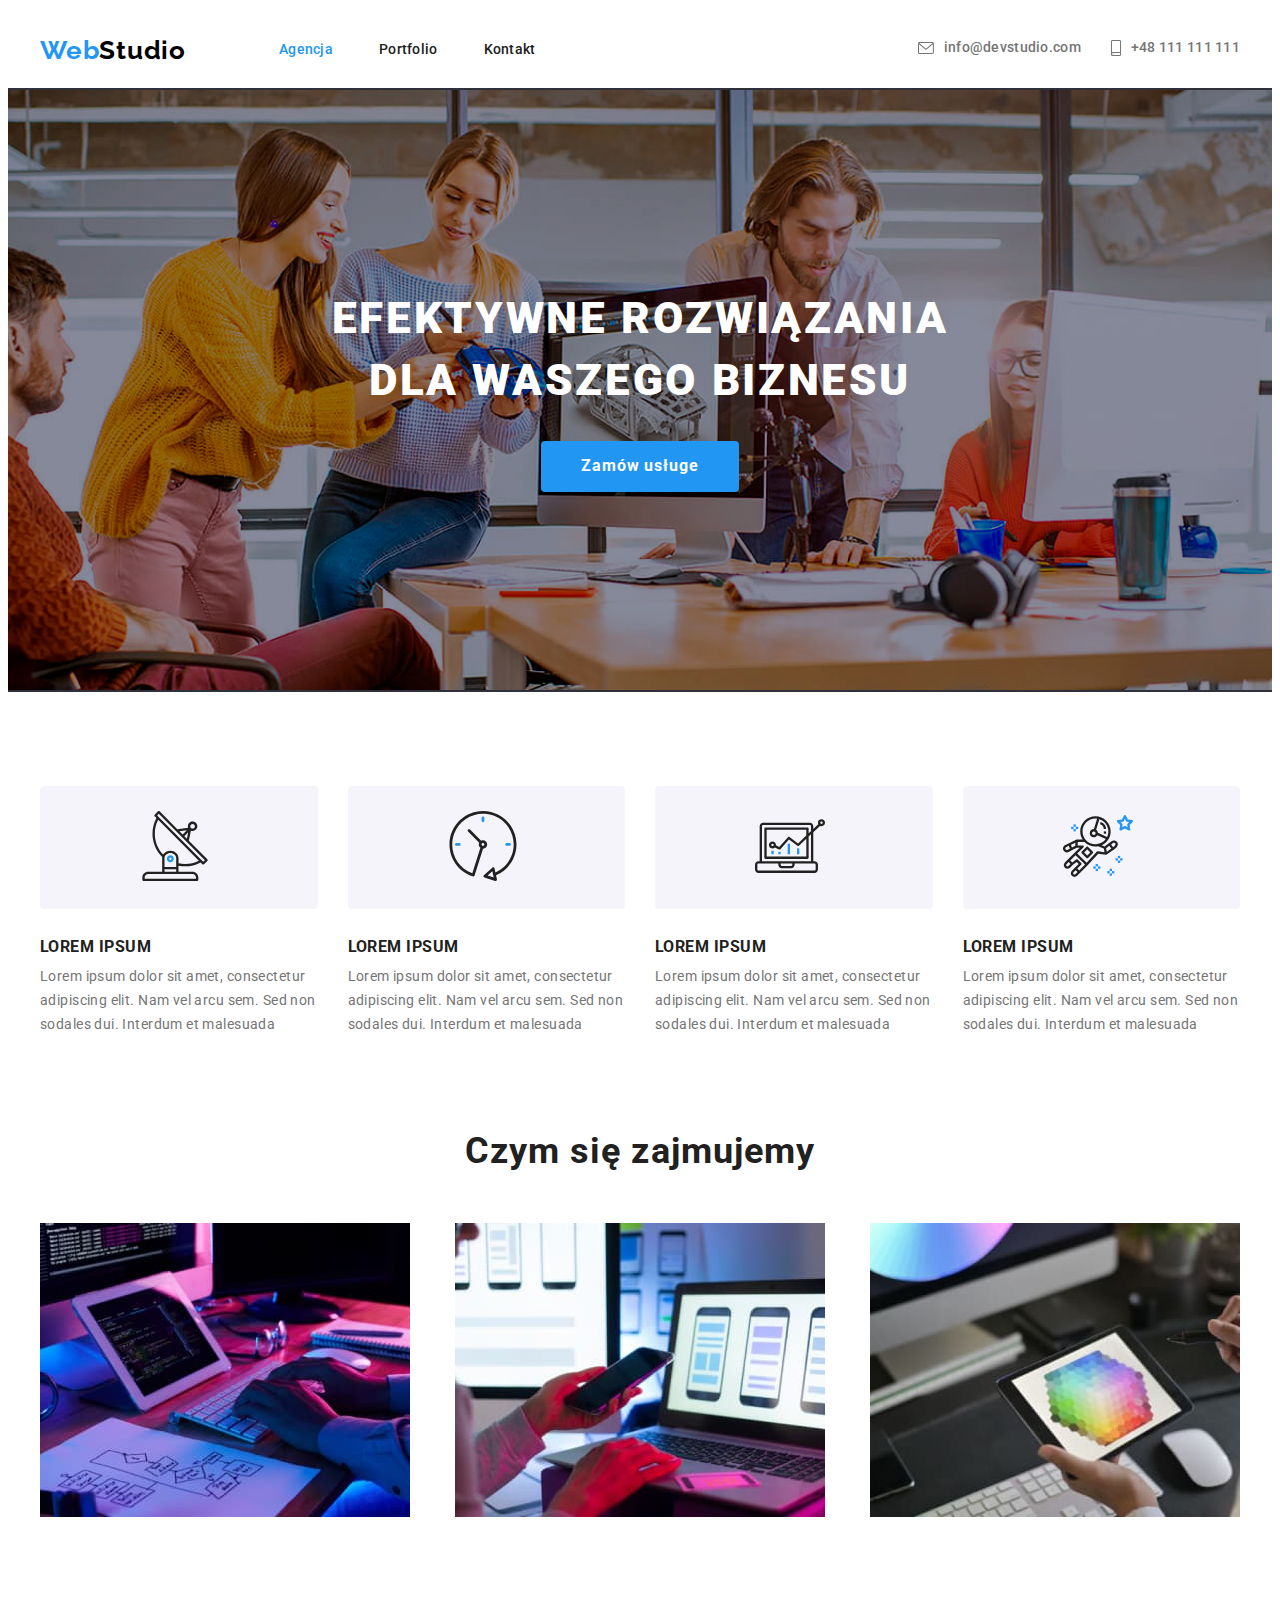
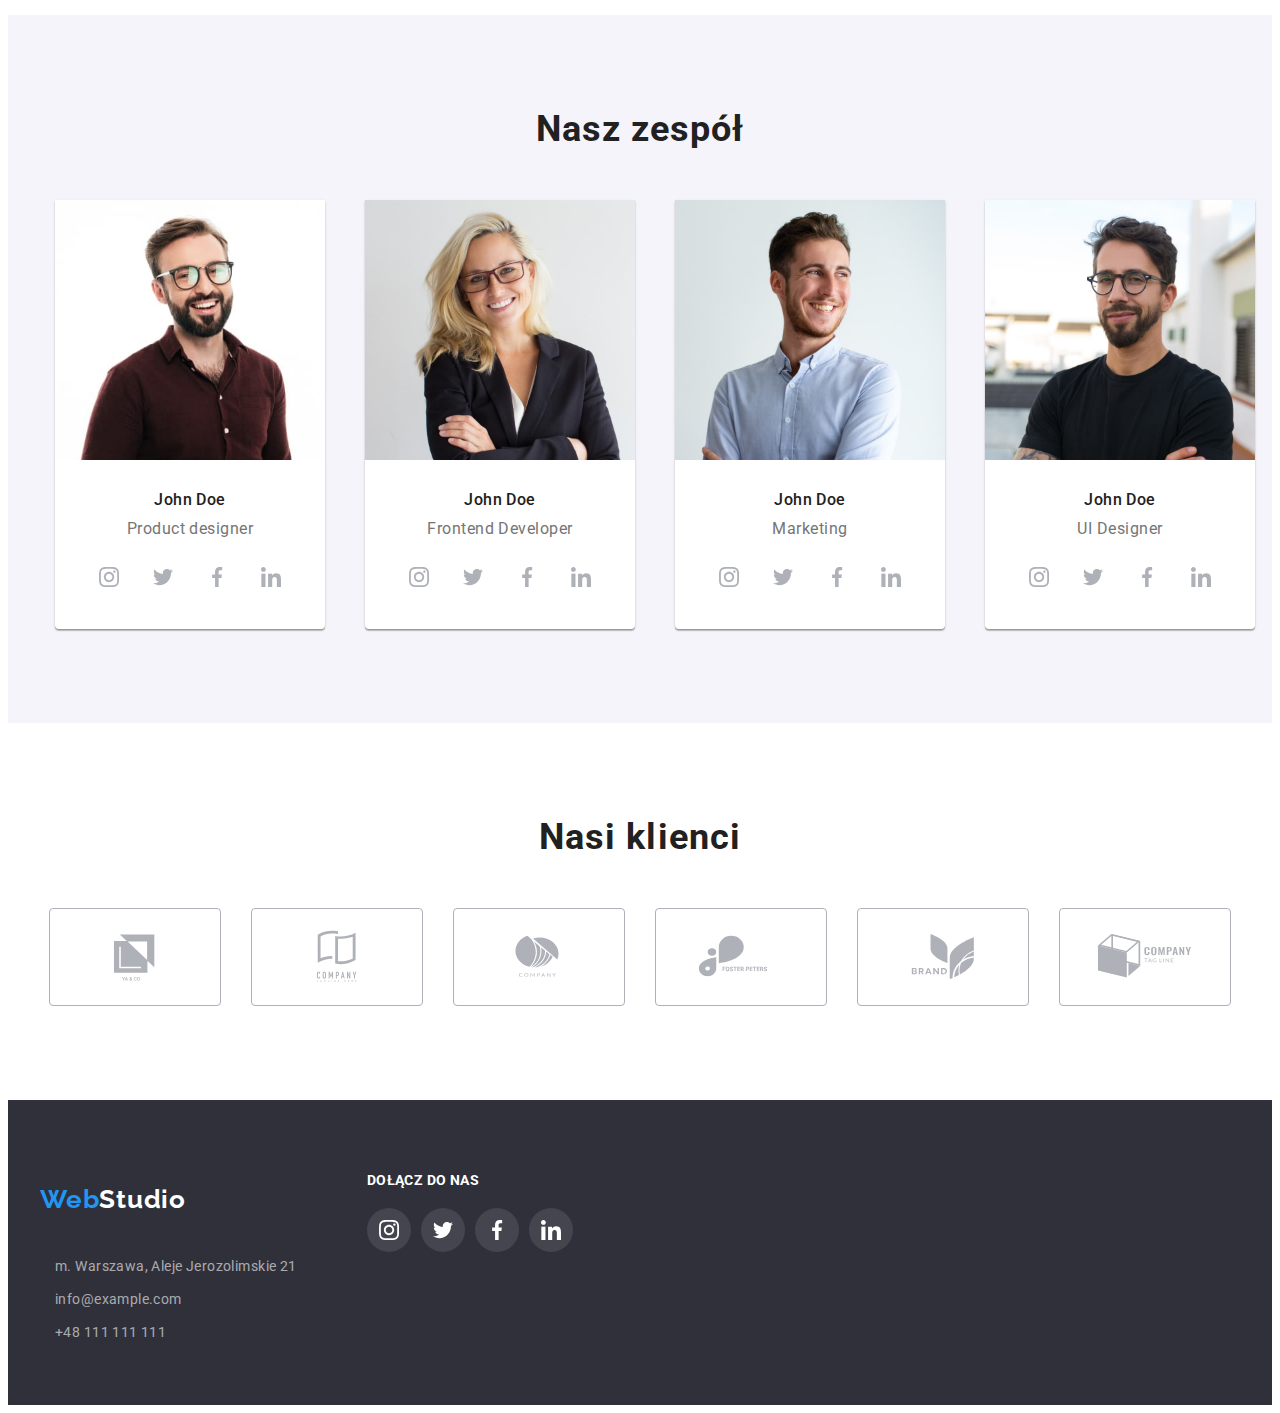
<file: index.html>
<!DOCTYPE html>
<html lang="pl">
  <head>
    <meta charset="UTF-8" />
    <meta http-equiv="X-UA-Compatible" content="IE=edge" />
    <meta name="viewport" content="width=device-width, initial-scale=1.0" />
    <title>WebStudio</title>
    <link rel="preconnect" href="https://fonts.googleapis.com" />
    <link rel="preconnect" href="https://fonts.gstatic.com" crossorigin />
    <link
      href="https://fonts.googleapis.com/css2?family=Raleway:wght@700&family=Roboto:wght@400;500;700;900&display=swap"
      rel="stylesheet"
    />
    <link
      rel="stylesheet"
      href="https://cdnjs.cloudflare.com/ajax/libs/modern-normalize/1.1.0/modern-normalize.min.css"
      integrity="sha512-wpPYUAdjBVSE4KJnH1VR1HeZfpl1ub8YT/NKx4PuQ5NmX2tKuGu6U/JRp5y+Y8XG2tV+wKQpNHVUX03MfMFn9Q=="
      crossorigin="anonymous"
      referrerpolicy="no-referrer"
    />
    <link rel="stylesheet" href="./css/styles.css" />
  </head>
  <body>
    <!--HEADER-->
    <header class="header">
      <div class="container header-container">
        <a class="logo" href="./index.html">
          <span class="logo-color">Web</span><span>Studio</span></a
        >

        <nav class="header-contact">
          <ul class="menu-list">
            <li class="menu-item">
              <a class="menu-link" href="./index.html"
                ><span class="menu-link-text">Agencja</span></a
              >
            </li>
            <li><a class="menu-link" href="./portfolio.html">Portfolio</a></li>
            <li><a class="menu-link" href="#">Kontakt</a></li>
          </ul>
        </nav>

        <ul class="contact-list">
          <li>
            <a class="contact-item" href="mailto:info@devstudio.com">
              <svg class="icon-contact" width="16" height="12">
                <use href="./images/icons.svg#icon-envelope"></use>
              </svg>
              info@devstudio.com
            </a>
          </li>

          <li class="contact-list">
            <a class="contact-item" href="tel:+48 111 111 111">
              <svg class="icon-contact" width="10" height="16">
                <use href="./images/icons.svg#icon-smartphone"></use>
              </svg>
              +48 111 111 111</a
            >
          </li>
        </ul>
      </div>
    </header>

    <main>
      <section class="slogan-container section">
        <div class="container">
          <h1 class="slogan-title-container">
            Efektywne rozwiązania dla waszego biznesu
          </h1>
          <button class="slogan-button-container" type="button">
            Zamów usługe
          </button>
        </div>
      </section>

      <!--ADVENTAGE-->
      <section class="advantage section">
        <div class="container">
          <ul class="advantage-icons-item">
            <li class="advantage-list-icons">
              <div class="advantage-icons">
                <svg width="70" height="70">
                  <use href="./images/icons.svg#icon-antenna"></use>
                </svg>
              </div>

              <h3 class="advantage-title">LOREM IPSUM</h3>
              <p class="advantage-text">
                Lorem ipsum dolor sit amet, consectetur adipiscing elit. Nam vel
                arcu sem. Sed non sodales dui. Interdum et malesuada
              </p>
            </li>

            <li class="advantages-list-icons">
              <div class="advantage-icons">
                <svg width="70" height="70">
                  <use href="./images/icons.svg#icon-clock"></use>
                </svg>
              </div>

              <h3 class="advantage-title">LOREM IPSUM</h3>
              <p class="advantage-text">
                Lorem ipsum dolor sit amet, consectetur adipiscing elit. Nam vel
                arcu sem. Sed non sodales dui. Interdum et malesuada
              </p>
            </li>

            <li class="advantages-list-icons">
              <div class="advantage-icons">
                <svg width="70" height="70">
                  <use href="./images/icons.svg#icon-diagram"></use>
                </svg>
              </div>
              <h3 class="advantage-title">LOREM IPSUM</h3>
              <p class="advantage-text">
                Lorem ipsum dolor sit amet, consectetur adipiscing elit. Nam vel
                arcu sem. Sed non sodales dui. Interdum et malesuada
              </p>
            </li>

            <li class="advantages-list-icons">
              <div class="advantage-icons">
                <svg width="70" height="70">
                  <use href="./images/icons.svg#icon-astronaut"></use>
                </svg>
              </div>
              <h3 class="advantage-title">LOREM IPSUM</h3>
              <p class="advantage-text">
                Lorem ipsum dolor sit amet, consectetur adipiscing elit. Nam vel
                arcu sem. Sed non sodales dui. Interdum et malesuada
              </p>
            </li>
          </ul>
        </div>
      </section>

      <!--OFFER-->

      <section class="offer-section section">
        <div class="container">
          <h3 class="offer-header">Czym się zajmujemy</h3>
          <ul class="offer-list">
            <li class="offer-item">
              <img src="images/img0.jpg" width="370" height="294" alt="" />
            </li>
            <li class="offer-item">
              <img src="images/img1.jpg" width="370" height="294" alt="" />
            </li>
            <li class="offer-item">
              <img src="images/img2.jpg" width="370" height="294" alt="" />
            </li>
          </ul>
        </div>
      </section>

      <section class="team-section section">
        <div class="container">
          <h3 class="team-header">Nasz zespół</h3>
          <ul class="team-list">
            <li class="team-box-img">
              <img
                class="team-box-item"
                src="images/img3.jpg"
                alt="foto
          pracownika Product Designer"
                width="270"
                height="260"
              />

              <h3 class="team-fig-header">John Doe</h3>
              <p class="team-fig-text">Product designer</p>

              <div class="team-social-link">
                <a
                  class="team-social"
                  href="https://www.instagram.com/"
                  target="_blank"
                  rel="noreferrer noopener"
                >
                  <svg class="team-social-icon" width="20" height="20">
                    <use href="./images/icons.svg#icon-instagram"></use>
                  </svg>
                </a>
                <a
                  class="team-social"
                  href="https://twitter.com/"
                  target="_blank"
                  rel="noreferrer noopener"
                  ><svg class="team-social-icon" width="20" height="20">
                    <use href="./images/icons.svg#icon-twitter"></use></svg></a
                ><a
                  class="team-social"
                  href="https://www.facebook.com"
                  target="_blank"
                  rel="noreferrer noopener"
                  ><svg class="team-social-icon" width="20" height="20">
                    <use href="./images/icons.svg#icon-facebook"></use></svg></a
                ><a
                  class="team-social"
                  href="https://pl.linkedin.com/"
                  target="_blank"
                  rel="noreferrer noopener"
                  ><svg class="team-social-icon" width="20" height="20">
                    <use href="./images/icons.svg#icon-linkedin"></use>
                  </svg>
                </a>
              </div>
            </li>

            <li class="team-box-img">
              <img
                class="team-box-item"
                src="images/img4.jpg"
                alt="foto
          pracownika Frontend Developer"
                width="270"
                height="260"
              />
              <h3 class="team-fig-header">John Doe</h3>
              <p class="team-fig-text">Frontend Developer</p>
              <div class="team-social-link">
                <a
                  class="team-social"
                  href="https://www.instagram.com/"
                  target="_blank"
                  rel="noreferrer noopener"
                >
                  <svg class="team-social-icon" width="20" height="20">
                    <use href="./images/icons.svg#icon-instagram"></use>
                  </svg>
                </a>
                <a
                  class="team-social"
                  href="https://twitter.com/"
                  target="_blank"
                  rel="noreferrer noopener"
                  ><svg class="team-social-icon" width="20" height="20">
                    <use href="./images/icons.svg#icon-twitter"></use></svg></a
                ><a
                  class="team-social"
                  href="https://www.facebook.com"
                  target="_blank"
                  rel="noreferrer noopener"
                  ><svg class="team-social-icon" width="20" height="20">
                    <use href="./images/icons.svg#icon-facebook"></use></svg></a
                ><a
                  class="team-social"
                  href="https://pl.linkedin.com/"
                  target="_blank"
                  rel="noreferrer noopener"
                  ><svg class="team-social-icon" width="20" height="20">
                    <use href="./images/icons.svg#icon-linkedin"></use>
                  </svg>
                </a>
              </div>
            </li>

            <li class="team-box-img">
              <img
                class="team-box-item"
                src="images/img5.jpg"
                alt="foto
          pracownika Marketing"
                width="270"
                height="260"
              />

              <h4 class="team-fig-header">John Doe</h4>
              <p class="team-fig-text">Marketing</p>
              <div class="team-social-link">
                <a
                  class="team-social"
                  href="https://www.instagram.com/"
                  target="_blank"
                  rel="noreferrer noopener"
                >
                  <svg class="team-social-icon" width="20" height="20">
                    <use href="./images/icons.svg#icon-instagram"></use>
                  </svg>
                </a>
                <a
                  class="team-social"
                  href="https://twitter.com/"
                  target="_blank"
                  rel="noreferrer noopener"
                  ><svg class="team-social-icon" width="20" height="20">
                    <use href="./images/icons.svg#icon-twitter"></use></svg></a
                ><a
                  class="team-social"
                  href="https://www.facebook.com"
                  target="_blank"
                  rel="noreferrer noopener"
                  ><svg class="team-social-icon" width="20" height="20">
                    <use href="./images/icons.svg#icon-facebook"></use></svg></a
                ><a
                  class="team-social"
                  href="https://pl.linkedin.com/"
                  target="_blank"
                  rel="noreferrer noopener"
                  ><svg class="team-social-icon" width="20" height="20">
                    <use href="./images/icons.svg#icon-linkedin"></use>
                  </svg>
                </a>
              </div>
            </li>
            <li class="team-box-img">
              <img
                class="team-box-item"
                src="images/img6.jpg"
                alt="foto
          pracownika UI Designer"
                width="270"
                height="260"
              />

              <h4 class="team-fig-header">John Doe</h4>
              <p class="team-fig-text">UI Designer</p>
              <div class="team-social-link">
                <a
                  class="team-social"
                  href="https://www.instagram.com/"
                  target="_blank"
                  rel="noreferrer noopener"
                >
                  <svg class="team-social-icon" width="20" height="20">
                    <use href="./images/icons.svg#icon-instagram"></use>
                  </svg>
                </a>
                <a
                  class="team-social"
                  href="https://twitter.com/"
                  target="_blank"
                  rel="noreferrer noopener"
                  ><svg class="team-social-icon" width="20" height="20">
                    <use href="./images/icons.svg#icon-twitter"></use></svg></a
                ><a
                  class="team-social"
                  href="https://www.facebook.com"
                  target="_blank"
                  rel="noreferrer noopener"
                  ><svg class="team-social-icon" width="20" height="20">
                    <use href="./images/icons.svg#icon-facebook"></use></svg></a
                ><a
                  class="team-social"
                  href="https://pl.linkedin.com/"
                  target="_blank"
                  rel="noreferrer noopener"
                  ><svg class="team-social-icon" width="20" height="20">
                    <use href="./images/icons.svg#icon-linkedin"></use>
                  </svg>
                </a>
              </div>
            </li>
          </ul>
        </div>
      </section>
      <section class="our-customers section">
        <div class="container">
          <h2 class="our-customers-top">Nasi klienci</h2>
          <ul class="our-customers-item">
            <li class="our-customers-list">
              <svg width="106" height="60.04">
                <use href="./images/icons.svg#icon-Logo-1"></use>
              </svg>
            </li>
            <li class="our-customers-list">
              <svg width="106" height="60.04">
                <use href="./images/icons.svg#icon-Logo-2"></use>
              </svg>
            </li>
            <li class="our-customers-list">
              <svg width="106" height="60">
                <use href="./images/icons.svg#icon-Logo-3"></use>
              </svg>
            </li>
            <li class="our-customers-list">
              <svg width="106" height="60">
                <use href="./images/icons.svg#icon-Logo-4"></use>
              </svg>
            </li>
            <li class="our-customers-list">
              <svg width="106" height="60">
                <use href="./images/icons.svg#icon-Logo-5"></use>
              </svg>
            </li>
            <li class="our-customers-list">
              <svg width="106" height="60">
                <use href="./images/icons.svg#icon-Logo-6"></use>
              </svg>
            </li>
          </ul>
        </div>
      </section>
    </main>

    <!--FOOTER-->

    <footer class="footer">
      <div class="container footer-container">
        <div class="footer-box">
          <p>
            <a class="logo" href="./index.html">
              <span class="first-logo">Web</span
              ><span class="second-logo">Studio</span></a
            >
          </p>
          <!--ADDRESS-->
          <address class="address-item">
            <ul class="address-list">
              <li>
                <a
                  class="address-link"
                  href="https://goo.gl/maps/rMT2Ymf6yajYnDqk7"
                  rel="noopener noreferrer nofollow"
                >
                  m. Warszawa, Aleje Jerozolimskie 21</a
                >
              </li>
              <li>
                <a class="address-link" href="mailto:info@example.com"
                  >info@example.com</a
                >
              </li>
              <li>
                <a class="address-link" href="tel:+48111111111"
                  >+48 111 111 111</a
                >
              </li>
            </ul>
          </address>
        </div>
        <div class="footer-header">
          <h3 class="footer-header-top">dołącz do nas</h3>
          <li class="footer-list">
            <a href="#" class="footer-link-icons">
              <svg width="20" height="20" class="footer-link">
                <use href="./images/icons.svg#icon-instagram"></use>
              </svg>
            </a>

            <a href="#" class="footer-link-icons">
              <svg width="20" height="20" class="footer-link">
                <use href="./images/icons.svg#icon-twitter"></use>
              </svg>
            </a>

            <a href="#" class="footer-link-icons">
              <svg width="20" height="20" class="footer-link">
                <use href="./images/icons.svg#icon-facebook"></use>
              </svg>
            </a>

            <a href="#" class="footer-link-icons">
              <svg width="20" height="20" class="footer-link">
                <use href="./images/icons.svg#icon-linkedin"></use>
              </svg>
            </a>
          </li>
        </div>
      </div>
    </footer>
  </body>
</html>
</file>
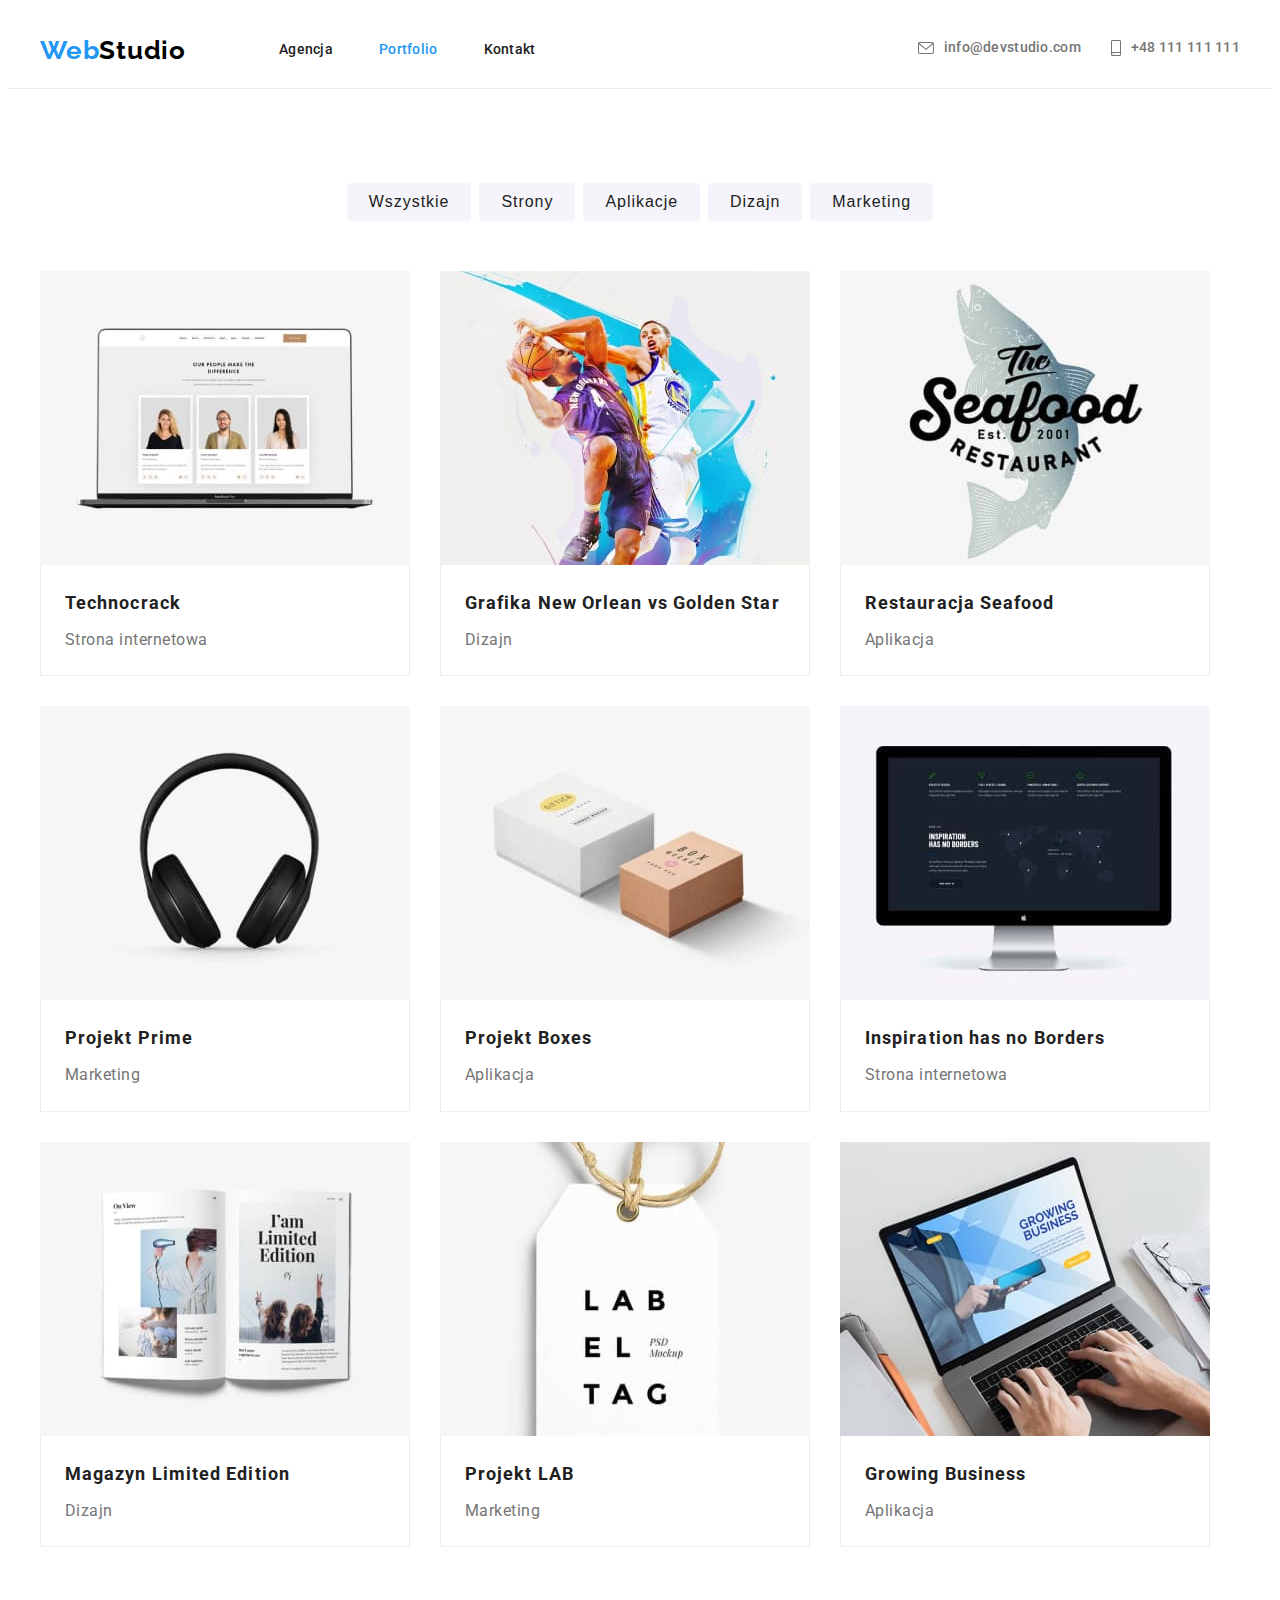
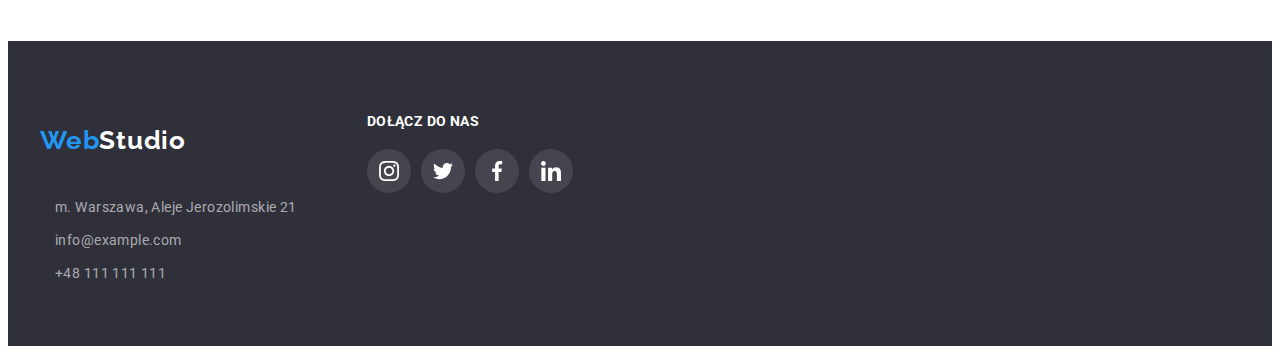
<file: portfolio.html>
<!DOCTYPE html>
<html lang="pl">
  <head>
    <meta charset="UTF-8" />
    <meta http-equiv="X-UA-Compatible" content="IE=edge" />
    <meta name="viewport" content="width=device-width, initial-scale=1.0" />
    <title>Portfolio</title>

    <link rel="preconnect" href="https://fonts.googleapis.com" />

    <link rel="preconnect" href="https://fonts.gstatic.com" crossorigin />
    <link
      href="https://fonts.googleapis.com/css2?family=Raleway:wght@700&family=Roboto:wght@400;500;700;900&display=swap"
      rel="stylesheet"
    />
    <link
      rel="stylesheet"
      href="https://cdnjs.cloudflare.com/ajax/libs/modern-normalize/1.1.0/modern-normalize.min.css"
      integrity="sha512-wpPYUAdjBVSE4KJnH1VR1HeZfpl1ub8YT/NKx4PuQ5NmX2tKuGu6U/JRp5y+Y8XG2tV+wKQpNHVUX03MfMFn9Q=="
      crossorigin="anonymous"
      referrerpolicy="no-referrer"
    />

    <link rel="stylesheet" href="./css/styles.css" />
  </head>
  <body>
    <!--HEADER-->
    <header class="header-border">
      <div class="container header-container">
        <a class="logo" href="./index.html">
          <span class="logo-color">Web</span><span>Studio</span></a
        >

        <nav class="header-contact">
          <ul class="menu-list">
            <li class="menu-item">
              <a class="menu-link" href="./index.html">Agencja</a>
            </li>
            <li>
              <a class="menu-link" href="./portfolio.html"
                ><span class="menu-link-text">Portfolio</span></a
              >
            </li>
            <li><a class="menu-link" href="#">Kontakt</a></li>
          </ul>
        </nav>

        <ul class="contact-list">
          <li>
            <a class="contact-item" href="mailto:info@devstudio.com">
              <svg class="icon-contact" width="16" height="12">
                <use href="./images/icons.svg#icon-envelope"></use>
              </svg>
              info@devstudio.com
            </a>
          </li>

          <li class="contact-list">
            <a class="contact-item" href="tel:+48 111 111 111">
              <svg class="icon-contact" width="10" height="16">
                <use href="./images/icons.svg#icon-smartphone"></use>
              </svg>
              +48 111 111 111</a
            >
          </li>
        </ul>
      </div>
    </header>

    <main>
      <section class="section section">
        <div class="container">
          <ul class="portfolio-buttons">
            <li>
              <button class="container-button" type="button">Wszystkie</button>
            </li>
            <li>
              <button class="container-button" type="button">Strony</button>
            </li>
            <li>
              <button class="container-button" type="button">Aplikacje</button>
            </li>
            <li>
              <button class="container-button" type="button">Dizajn</button>
            </li>
            <li>
              <button class="container-button" type="button">Marketing</button>
            </li>
          </ul>
        </div>

        <!--OFFER-->

        <div class="container">
          <ul class="photo-list">
            <li class="project-photo">
              <img
                class="photo-item"
                src="./images/img7.jpg"
                width="370"
                height="294"
                alt="Technocrack - foto"
              />

              <div class="photo-border">
                <h3 class="photo-header">Technocrack</h3>
                <p class="photo-text">Strona internetowa</p>
              </div>
            </li>
            <li class="project-photo">
              <img
                class="photo-item"
                src="./images/img8.jpg"
                width="370"
                height="294"
                alt="Grafika New Orlean vs Golden Star - foto"
              />
              <div class="photo-border">
                <h3 class="photo-header">Grafika New Orlean vs Golden Star</h3>
                <p class="photo-text">Dizajn</p>
              </div>
            </li>
            <li class="project-photo">
              <img
                class="photo-item"
                src="./images/img9.jpg"
                width="370"
                height="294"
                alt="Restauracja Seafood - foto"
              />
              <div class="photo-border">
                <h3 class="photo-header">Restauracja Seafood</h3>
                <p class="photo-text">Aplikacja</p>
              </div>
            </li>

            <li class="project-photo">
              <img
                class="photo-item"
                src="./images/img10.jpg"
                width="370"
                height="294"
                alt="Projekt Prime-foto"
              />
              <div class="photo-border">
                <h3 class="photo-header">Projekt Prime</h3>
                <p class="photo-text">Marketing</p>
              </div>
            </li>

            <li class="project-photo">
              <img
                class="photo-item"
                src="./images/img11.jpg"
                width="370"
                height="294"
                alt="Projekt Boxes - foto"
              />
              <div class="photo-border">
                <h3 class="photo-header">Projekt Boxes</h3>
                <p class="photo-text">Aplikacja</p>
              </div>
            </li>

            <li class="project-photo">
              <img
                class="photo-item"
                src="./images/img12.jpg"
                width="370"
                height="294"
                alt="Inspiration has no Borders - foto"
              />
              <div class="photo-border">
                <h3 class="photo-header">Inspiration has no Borders</h3>
                <p class="photo-text">Strona internetowa</p>
              </div>
            </li>

            <li class="project-photo">
              <img
                class="photo-item"
                src="./images/img13.jpg"
                width="370"
                height="294"
                alt="Magazyn Limited Edition - foto"
              />
              <div class="photo-border">
                <h3 class="photo-header">Magazyn Limited Edition</h3>
                <p class="photo-text">Dizajn</p>
              </div>
            </li>

            <li class="project-photo">
              <img
                class="photo-item"
                src="./images/img14.jpg"
                width="370"
                height="294"
                alt="Projekt LAB - foto"
              />
              <div class="photo-border">
                <h3 class="photo-header">Projekt LAB</h3>
                <p class="photo-text">Marketing</p>
              </div>
            </li>

            <li class="project-photo">
              <img
                class="photo-item"
                src="./images/img15.jpg"
                width="370"
                height="294"
                alt="Growing Business-foto"
              />
              <div class="photo-border">
                <h3 class="photo-header">Growing Business</h3>
                <p class="photo-text">Aplikacja</p>
              </div>
            </li>
          </ul>
        </div>
      </section>
    </main>
    <!--FOOTER-->
    <footer class="footer">
      <div class="container footer-container">
        <div class="footer-box">
          <p>
            <a class="logo" href="./index.html">
              <span class="first-logo">Web</span
              ><span class="second-logo">Studio</span></a
            >
          </p>
          <!--ADDRESS-->
          <address class="address-item">
            <ul class="address-list">
              <li>
                <a
                  class="address-link"
                  href="https://goo.gl/maps/rMT2Ymf6yajYnDqk7"
                  rel="noopener noreferrer nofollow"
                >
                  m. Warszawa, Aleje Jerozolimskie 21</a
                >
              </li>
              <li>
                <a class="address-link" href="mailto:info@example.com"
                  >info@example.com</a
                >
              </li>
              <li>
                <a class="address-link" href="tel:+48111111111"
                  >+48 111 111 111</a
                >
              </li>
            </ul>
          </address>
        </div>
        <div class="footer-header">
          <h3 class="footer-header-top">dołącz do nas</h3>
          <div class="footer-icons">
            <li class="footer-list">
              <a href="#" class="footer-link-icons">
                <svg width="20" height="20" class="footer-link">
                  <use href="./images/icons.svg#icon-instagram"></use>
                </svg>
              </a>

              <a href="#" class="footer-link-icons">
                <svg width="20" height="20" class="footer-link">
                  <use href="./images/icons.svg#icon-twitter"></use>
                </svg>
              </a>

              <a href="#" class="footer-link-icons">
                <svg width="20" height="20" class="footer-link">
                  <use href="./images/icons.svg#icon-facebook"></use>
                </svg>
              </a>

              <a href="#" class="footer-link-icons">
                <svg width="20" height="20" class="footer-link">
                  <use href="./images/icons.svg#icon-linkedin"></use>
                </svg>
              </a>
            </li>
          </div>
        </div>
      </div>
    </footer>
  </body>
</html>
</file>
<file: css/styles.css>
:root {
  --page-primary-background-color: #e5e5e5;
  --page-secondary-background-color: #2f303a;
  --page-tertiary-background-color: #f5f4fa;
  --page-quarternary-background-color: #fff;
  --object-primary-background-color: #2196f3;
  --object-secondary-background-color: #ffffff;
  --border-color: #eeeeee;
  --text-primary-color: #212121;
  --text-secondary-color: #757575;
  --text-tertiary-color: #ffffff;
  --text-quaternary-color: #000000;
  --alpha-color: #ffffff99;
  --primary-box-shadow-color: #00000026;
  --secondary-box-shadow-color: #0000001f;
  --tertiary-box-shadow-color: #00000024;
  --quarternary-box-shadow-color: #00000033;
  --header-border-bottom-color: #ececec;
  --background-color-for-gradient: rgba(47, 48, 58, 0.4);
  --parrent-color: currentColor;
  --social-links-primary-icon-color: #afb1b8;
  --social-links-secondary-icon-color: #ffffff;
  --social-links-icon-hover-color: #ffffff;
  --social-links-primary-background-color: #2196f3;
}

h1,
h2,
h3,
h4,
h5,
h6,
p {
  margin: 0;
}

a {
  margin: 0;
  text-decoration: none;
}

ul {
  margin: 0;
  list-style: none;
  padding: 0;
}

li {
  list-style: none;
  padding: 0;
  margin: 0;
}
body {
  font-family: "Roboto", sans-serif;
  color: var(--text-primary-color);
}

/* CONTAINER */
.container {
  max-width: 1200px;
  padding: 0 15px;
  margin: 0 auto;
}
.section {
  padding-top: 94px;
  padding-bottom: 94px;
}

/* HEADER */

.header {
  background-color: var(--object-secondary-background-color);
  width: 100%;
}

.header-border {
  border-bottom: 1px solid var(--header-border-bottom-color);
}
.header-container {
  display: flex;
  height: 80px;
  align-items: center;
}

/* SECTION LOGO */

.logo-color {
  color: var(--object-primary-background-color);
}

.logo {
  color: var(--text-quaternary-color);
  font-family: "Raleway", sans-serif;
  font-weight: 700;
  font-size: 26px;
  line-height: 1.19;
  letter-spacing: 0.03em;
  text-decoration: none;
  padding-top: 24px;
  display: flex;
}

/* MENU */

.nav {
  display: flex;
  align-items: center;
}

.menu-list {
  list-style-type: none;
  display: flex;
  column-gap: 46px;
  padding-left: 0;
  --text-primary-color: #212121;
  margin-left: 93px;
}
.menu-item {
  text-decoration: none;
  color: var(--text-primary-color);
}

.menu-link {
  text-decoration: none;
  font-size: 14px;
  font-weight: 500;
  line-height: 1.14;
  letter-spacing: 0.02em;
  padding-top: 32px;
  padding-bottom: 32px;
  color: var(--text-primary-color);
}

.menu-link:hover,
.menu-link:focus {
  color: var(--object-primary-background-color);
}

.menu-link-text {
  color: var(--object-primary-background-color);
}
/* CONTACT */

.header-contact {
  display: flex;
  align-items: center;
  gap: 50px;
  justify-content: space-between;
}

.contact-list {
  color: var(--text-secondary-color);
  display: flex;
  font-size: 14px;
  line-height: 1.14;
  font-weight: 500;
  letter-spacing: 0.02em;
  text-decoration: none;
  gap: 30px;
  margin-left: auto;
}
.contact-item {
  color: var(--text-secondary-color);
  font-size: 14px;
  line-height: 1.14;
  font-weight: 500;
  letter-spacing: 0.02em;
  text-decoration: none;
  display: flex;
  column-gap: 10px;
  align-items: center;
}

.icon-contact {
  fill: var(--parrent-color);
}

.contact-list a {
  color: var(--text-secondary-color);
  text-decoration: none;
}

.contact-list a:hover,
.contact-list a:focus {
  color: var(--object-primary-background-color);
}

.slogan-container {
  background-color: var(--page-secondary-background-color);
  background-image: url("../images/sloganimg.jpg"),
    linear-gradient(
      var(--background-color-for-gradient),
      var(--background-color-for-gradient)
    );
  display: flex;
  background-size: 1600px auto;
  background-repeat: no-repeat;
  background-position: center;
  padding-top: 200px;
  padding-bottom: 200px;
}

.slogan-title-container {
  color: var(--text-tertiary-color);
  font-weight: 900;
  text-transform: uppercase;
  font-size: 44px;
  font-weight: 900;
  line-height: 1.4;
  letter-spacing: 0.06em;
  text-align: center;
  margin: 0 auto;
  width: 696px;
}

.slogan-button-container {
  display: block;
  font-family: "Roboto";
  font-weight: 700;
  font-size: 16px;
  line-height: 1.9;
  align-items: center;
  text-align: center;
  letter-spacing: 0.06em;
  color: var(--object-secondary-background-color);
  background-color: var(--object-primary-background-color);
  box-shadow: 0px 4px 4px var(--primary-box-shadow-color);
  border-radius: 4px;
  border: none;
  padding: 10px 40px;
  cursor: pointer;
  margin-left: auto;
  margin-right: auto;
  margin-top: 30px;
}

/* ADVANTAGE */

.advantage {
  letter-spacing: 0.03em;
  font-size: 14px;
  width: 100%;
  background-color: var(--page-quarternary-background-color);
  padding-bottom: 0;
}

.advantage-icons-item {
  display: flex;
  justify-content: space-between;
  gap: 30px;
}

.advantage-icons {
  background-color: var(--page-tertiary-background-color);
  padding: 25px 100px;
  border-radius: 4px;
}

.advantage-list {
  display: flex;
  padding-left: 15px;
  padding-right: 15px;
  column-gap: 30px;
  margin-top: 30px;
  justify-content: space-between;
}

.advantage-title {
  text-transform: uppercase;
  margin-bottom: 10px;
  line-height: 1;
  letter-spacing: 0.03em;
  margin-top: 30px;
  color: var(--text-primary-color);
}

.advantage-text {
  color: var(--text-secondary-color);
  font-size: 14px;
  letter-spacing: 0.03em;
  text-align: left;
  line-height: 1.71;
  margin-top: 10px;
}

/* OFFER */

.offer-section {
  background-color: var(--page-quarternary-background-color);
}

.offer-header {
  color: var(--text-primary-color);

  font-weight: 700;
  font-size: 36px;
  line-height: 1.16;
  letter-spacing: 0.03em;
  text-align: center;
  margin-bottom: 50px;
}
.offer-list {
  list-style-type: none;
  display: flex;
  justify-content: space-between;
  gap: 30px;
  margin-top: 50px;
}

.offer-item {
  display: block;
}

.team-section {
  background-color: var(--page-tertiary-background-color);
  width: 100%;
}

.team-header {
  color: var(--text-primary-color);
  font-size: 36px;
  line-height: 1.16;
  text-align: center;
  letter-spacing: 0.03em;
  margin-bottom: 50px;
}

.team-list {
  display: flex;
  justify-content: space-between;
  width: 100%;
  padding: 0 15px;
  margin-top: 50px;
}

.team-box-img {
  background-color: var(--object-secondary-background-color);
  box-shadow: 0px 2px 1px var(--quarternary-box-shadow-color),
    0px 1px 1px var(--tertiary-box-shadow-color),
    0px 1px 3px var(--secondary-box-shadow-color);
  border-radius: 0px 0px 4px 4px;
}

.team-box-item {
  display: block;
}
.team-fig-header {
  color: var(--text-primary-color);
  font-size: 16px;
  font-weight: 500;
  line-height: 1.2;
  text-align: center;
  letter-spacing: 0.03em;
  margin: 30px auto 10px;
}

.team-fig-text {
  color: var(--text-secondary-color);
  font-size: 16px;
  line-height: 1.2;
  text-align: center;
  letter-spacing: 0.03em;
  margin: 10px auto 16px;
}

.team-social-link {
  display: flex;
  justify-content: center;
  column-gap: 10px;
  align-items: center;
  padding-bottom: 30px;
}

.team-social {
  display: block;
  fill: var(--social-links-primary-icon-color);

  padding: 12px;
}

.team-social:hover,
.team-social:focus {
  fill: var(--social-links-icon-hover-color);
  background-color: #2196f3;
  border-radius: 50%;
}

.team-social-icon {
  display: block;
}

.our-customers {
  background-color: var(--page-quarternary-background-color);
}

.our-customers-top {
  color: var(--text-primary-color);
  font-size: 36px;
  line-height: 1.16;
  letter-spacing: 0.03em;
  text-align: center;
  margin-bottom: 50px;
  background-color: var(--page-quarternary-background-color);
}

.our-customers-item {
  display: flex;
  justify-content: center;
  column-gap: 30px;
  align-items: center;
  padding: 0 15px;
}

.our-customers-list {
  fill: var(--social-links-primary-icon-color);
  background-color: var(--page-quarternary-background-color);
  border: 1px solid var(--social-links-primary-icon-color);
  border-radius: 4px;
  padding: 17.71px 32px 14.25px 32px;
}

.our-customers-list:hover,
.our-customers-list:focus {
  fill: var(--object-primary-background-color);
  border: 1px solid var(--object-primary-background-color);
  cursor: pointer;
}

/* FOOTER */

.footer {
  background-color: var(--page-secondary-background-color);
  text-decoration: none;
  padding-top: 60px;
  padding-bottom: 60px;
}

.footer-container {
  display: flex;
}

.footer-box {
  display: flex;
  flex-direction: column;
  margin-right: 70px;
}

.logo {
  font-family: "Raleway";
  font-weight: 700;
  font-size: 26px;
  color: var(--text-quaternary-color);
  text-decoration: none;
  line-height: 1.19;
  letter-spacing: 0.03em;
  margin-bottom: 20px;
}

.first-logo {
  color: var(--object-primary-background-color);
}

.second-logo {
  color: var(--text-tertiary-color);
}

.footer address {
  font-size: 14px;
  line-height: 1.7;
  letter-spacing: 0.03em;
  font-style: normal;
  display: flex;
  flex-direction: column;
  width: fit-content;
  color: var(--text-tertiary-color);
  gap: 9px;
}

.address-item .address-link {
  color: var(--alpha-color);
  font-size: 14px;
  line-height: 1.71;
  letter-spacing: 0.03em;
  text-decoration: none;
  font-style: normal;
  gap: 9px;
}
.address-item .address-link:hover,
.address-item .address-link:focus {
  color: var(--text-tertiary-color);
}

.address-list {
  margin-top: 20px;
  padding-left: 15px;
  display: flex;
  flex-direction: column;
  row-gap: 9px;
}

.address-link:hover,
.address-link:focus {
  color: var(--text-tertiary-color);
}

.footer-header {
  display: flex;
  flex-direction: column;
}

.footer-header-top {
  font-size: 14px;
  line-height: 16px;
  letter-spacing: 0.03em;
  text-transform: uppercase;
  color: var(--text-tertiary-color);
  padding-bottom: 20px;
  padding-top: 12px;
}

.footer-list {
  display: flex;
  justify-content: center;
  gap: 10px;
}

.footer-link {
  display: block;
}

.footer-link-icons {
  fill: var(--social-links-secondary-icon-color);
  background-color: rgba(255, 255, 255, 0.1);
  border-radius: 50%;
  padding: 12px;
}

.footer-link-icons:hover,
.footer-link-icons:focus {
  fill: var(--social-links-icon-hover-color);
  background-color: #2196f3;
  border-radius: 50%;
}

/*PORTFOLIO*/

.portfolio-buttons {
  display: flex;
  justify-content: center;
  column-gap: 8px;
  padding-left: 0;
  margin-bottom: 50px;
}
.container-button:hover,
.container-button:focus {
  background-color: var(--object-primary-background-color);
  color: var(--object-secondary-background-color);
  box-shadow: 0px 4px 4px var(--primary-box-shadow-color);
}

.container-button {
  background-color: var(--page-tertiary-background-color);
  color: var(--text-primary-color);
  border: 0;
  border-radius: 4px;
  font-weight: 500;
  font-size: 16px;
  line-height: 1.62;
  text-align: center;
  cursor: pointer;
  letter-spacing: 0.06em;
  padding: 6px 22px;
}

/*OFFER*/

.photo-list {
  display: flex;
  flex-wrap: wrap;
  padding-left: 0;
  gap: 30px;
}

.photo-item {
  display: block;
}

.project-photo:hover,
.project-photo:focus {
  box-shadow: 0px 1px 1px rgba(0, 0, 0, 0.12), 0px 4px 4px rgba(0, 0, 0, 0.06),
    1px 4px 6px rgba(0, 0, 0, 0.16);
  cursor: pointer;
}

.photo-border {
  letter-spacing: 0.06em;
  padding: 20px 24px;
  border: 1px solid var(--border-color);
  border-top: none;
}
.photo-header {
  font-size: 18px;
  font-weight: 700;
  line-height: 2;
  letter-spacing: 0.06em;
  color: var(--main-text-color);
  margin-bottom: 4px;
}

.photo-text {
  color: var(--text-secondary-color);
  font-size: 16px;
  line-height: 1.9;
  letter-spacing: 0.03em;
}
</file>
